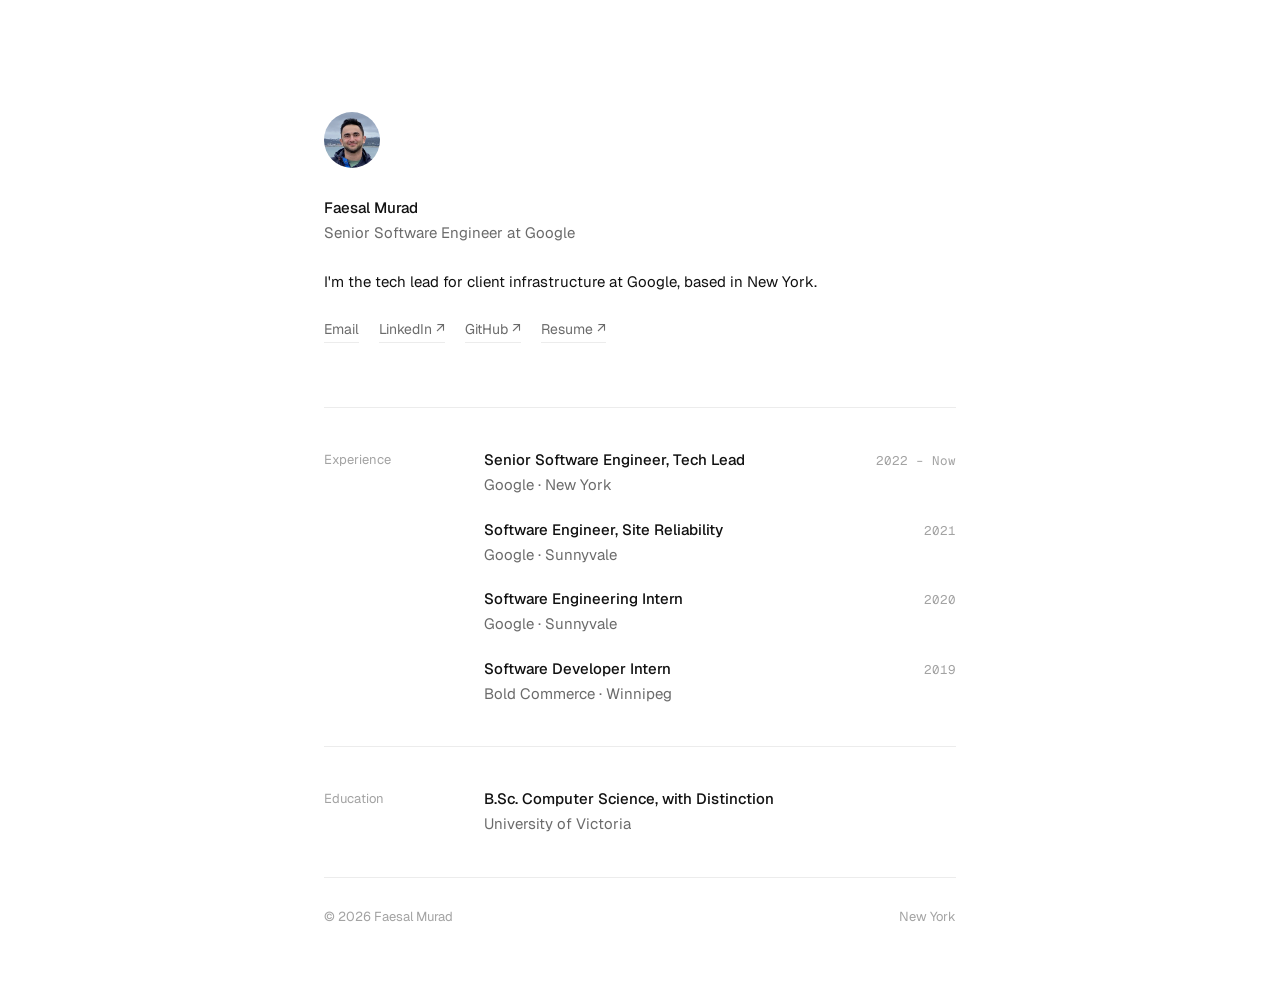
<file: index.html>
<!DOCTYPE html>
<html lang="en">

<head>
  <meta charset="utf-8" />
  <meta name="viewport" content="width=device-width, initial-scale=1" />
  <meta name="description" content="Faesal Murad is a Senior Software Engineer at Google in New York, tech lead for client infrastructure." />
  <meta name="color-scheme" content="light dark" />
  <meta name="theme-color" content="#ffffff" media="(prefers-color-scheme: light)" />
  <meta name="theme-color" content="#0c0c0c" media="(prefers-color-scheme: dark)" />

  <title>Faesal Murad</title>

  <link rel="preconnect" href="https://fonts.googleapis.com" />
  <link rel="preconnect" href="https://fonts.gstatic.com" crossorigin />
  <link href="https://fonts.googleapis.com/css2?family=Geist:wght@400;500&family=Geist+Mono:wght@400&display=swap" rel="stylesheet" />
  <link rel="stylesheet" href="assets/css/main.css?v=4" />
</head>

<body>
  <main class="wrap">
    <header class="intro">
      <img class="avatar" src="images/avatar.jpg" width="56" height="56" alt="Faesal Murad" />
      <h1>Faesal Murad</h1>
      <p class="role">Senior Software Engineer at Google</p>
      <p class="summary">I'm the tech lead for client infrastructure at Google, based in New York.</p>
      <nav class="links" aria-label="Links">
        <a href="mailto:faesalmurad@gmail.com">Email</a>
        <a href="https://www.linkedin.com/in/faesalmurad/" target="_blank" rel="noopener">LinkedIn</a>
        <a href="https://github.com/faesalmurad" target="_blank" rel="noopener">GitHub</a>
        <a href="FaesalMuradResume.pdf?v=2026" target="_blank" rel="noopener">Resume</a>
      </nav>
    </header>

    <section>
      <h2>Experience</h2>
      <ol class="rows">
        <li>
          <div class="row-head"><strong>Senior Software Engineer, Tech Lead</strong><span class="meta">2022 – Now</span></div>
          <p>Google · New York</p>
        </li>
        <li>
          <div class="row-head"><strong>Software Engineer, Site Reliability</strong><span class="meta">2021</span></div>
          <p>Google · Sunnyvale</p>
        </li>
        <li>
          <div class="row-head"><strong>Software Engineering Intern</strong><span class="meta">2020</span></div>
          <p>Google · Sunnyvale</p>
        </li>
        <li>
          <div class="row-head"><strong>Software Developer Intern</strong><span class="meta">2019</span></div>
          <p>Bold Commerce · Winnipeg</p>
        </li>
      </ol>
    </section>

    <section>
      <h2>Education</h2>
      <ol class="rows">
        <li>
          <div class="row-head"><strong>B.Sc. Computer Science, with Distinction</strong></div>
          <p>University of Victoria</p>
        </li>
      </ol>
    </section>

    <footer>
      <span>© 2026 Faesal Murad</span>
      <span>New York</span>
    </footer>
  </main>
</body>

</html>
</file>
<file: assets/css/main.css>
/* faesal.me */

:root {
  --bg: #ffffff;
  --fg: #111111;
  --muted: #6b6b6b;
  --faint: #a3a3a3;
  --line: #ececec;
}

@media (prefers-color-scheme: dark) {
  :root {
    --bg: #0c0c0c;
    --fg: #ededed;
    --muted: #a0a0a0;
    --faint: #6a6a6a;
    --line: #1f1f1f;
  }
}

*,
*::before,
*::after {
  box-sizing: border-box;
  margin: 0;
  padding: 0;
}

html {
  -webkit-text-size-adjust: 100%;
}

body {
  background: var(--bg);
  color: var(--fg);
  font: 15px/1.65 "Geist", system-ui, -apple-system, "Segoe UI", sans-serif;
  -webkit-font-smoothing: antialiased;
  -moz-osx-font-smoothing: grayscale;
}

a {
  color: inherit;
  text-decoration: none;
}

a:focus-visible {
  outline: 2px solid var(--fg);
  outline-offset: 3px;
  border-radius: 2px;
}

.wrap {
  max-width: 680px;
  margin: 0 auto;
  padding: 0 24px;
}

/* Intro */

.intro {
  padding: 112px 0 64px;
}

.avatar {
  display: block;
  width: 56px;
  height: 56px;
  border-radius: 50%;
  margin-bottom: 28px;
}

.intro h1 {
  font-size: 15px;
  font-weight: 500;
}

.role {
  color: var(--muted);
}

.summary {
  margin-top: 24px;
  max-width: 54ch;
}

.links {
  display: flex;
  flex-wrap: wrap;
  gap: 8px 20px;
  margin-top: 24px;
  font-size: 14px;
}

.links a {
  color: var(--muted);
  border-bottom: 1px solid var(--line);
  padding-bottom: 1px;
  transition: color 0.15s, border-color 0.15s;
}

.links a[target="_blank"]::after {
  content: " ↗";
}

.links a:hover {
  color: var(--fg);
  border-color: var(--fg);
}

/* Sections */

section {
  display: grid;
  grid-template-columns: 136px 1fr;
  gap: 0 24px;
  padding: 40px 0;
  border-top: 1px solid var(--line);
}

section > h2 {
  font-size: 13px;
  font-weight: 400;
  color: var(--faint);
  padding-top: 1px;
}

.rows {
  list-style: none;
  display: grid;
  gap: 20px;
}

.row-head {
  display: flex;
  justify-content: space-between;
  align-items: baseline;
  gap: 16px;
}

.row-head strong {
  font-weight: 500;
}

.meta {
  font-family: "Geist Mono", ui-monospace, monospace;
  font-size: 12.5px;
  color: var(--faint);
  white-space: nowrap;
}

.rows p {
  color: var(--muted);
}

/* Footer */

footer {
  display: flex;
  justify-content: space-between;
  padding: 28px 0 56px;
  border-top: 1px solid var(--line);
  color: var(--faint);
  font-size: 13px;
}

/* 404 */

.notfound {
  padding: 112px 0 64px;
}

.notfound h1 {
  font-size: 15px;
  font-weight: 500;
}

.notfound p {
  color: var(--muted);
}

@media (max-width: 600px) {
  .intro,
  .notfound {
    padding: 64px 0 48px;
  }

  section {
    grid-template-columns: 1fr;
    gap: 16px;
    padding: 32px 0;
  }
}
</file>
